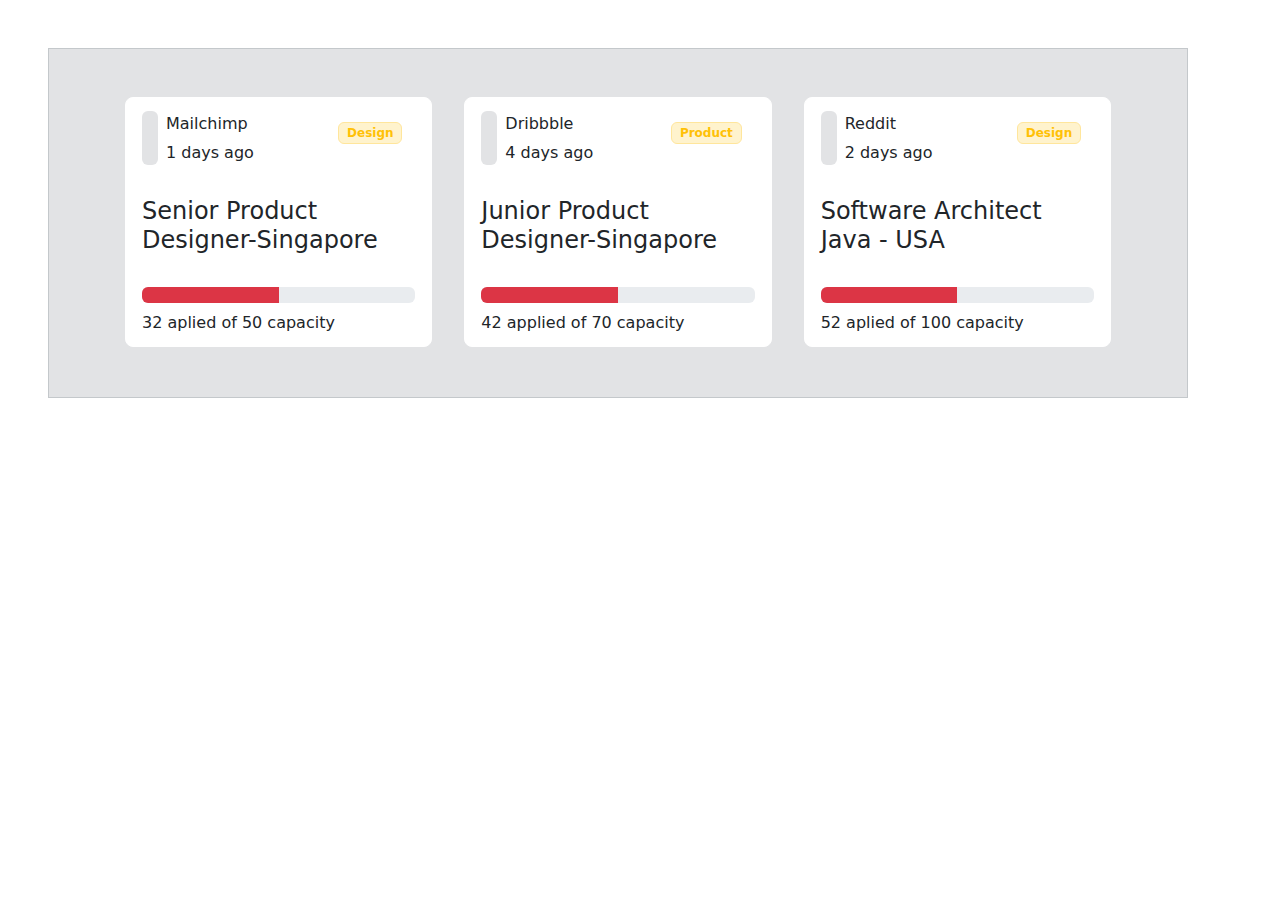
<file: Bootstrap/card.html>
<!DOCTYPE html>
<html lang="en">
<head>
    <meta charset="UTF-8">
    <meta name="viewport" content="width=device-width, initial-scale=1.0">
    <title>Document</title>
    <link href="https://cdn.jsdelivr.net/npm/bootstrap@5.3.3/dist/css/bootstrap.min.css" rel="stylesheet" integrity="sha384-QWTKZyjpPEjISv5WaRU9OFeRpok6YctnYmDr5pNlyT2bRjXh0JMhjY6hW+ALEwIH" crossorigin="anonymous">
    <link rel="stylesheet" href="https://cdnjs.cloudflare.com/ajax/libs/font-awesome/6.6.0/css/all.min.css" integrity="sha512-Kc323vGBEqzTmouAECnVceyQqyqdsSiqLQISBL29aUW4U/M7pSPA/gEUZQqv1cwx4OnYxTxve5UMg5GT6L4JJg==" crossorigin="anonymous" referrerpolicy="no-referrer" />
<body>
    <div class="container bg-secondary-subtle border border-secondary-subtle m-5" style="width: 100%; height: 350px;">
        <div class="row m-5">
            <!-- card-1 -->
            <div class="card-one bg-white border border-white rounded-3 p-3 col mx-3 d-flex flex-column gap-3" style="width: 250px; height: 250px;">
                <div class="header d-flex justify-content-between">
                    <div class="prsnl-info d-flex gap-2">
                        <div class="profile-img">
                            <i class="fa-brands fa-mailchimp fs-2 h-1 p-2 rounded-2 bg-secondary-subtle"></i>     
                        </div>
                        <div class="profile-info ">
                            <h6>Mailchimp</h6>
                            <p>1 days ago</p>
                        </div>
                    </div>
                    <div class="btn">
                        <button class="badge border border-warning-subtle bg-warning-subtle text-warning">Design</button>
                    </div>
                </div>

                <div class="main">
                    <h4>Senior Product Designer-Singapore</h4>
                </div>
                
                <div class="footer">
                    <div class="progress w-100 my-2" role="progressbar" aria-label="Danger example" aria-valuenow="100" aria-valuemin="0" aria-valuemax="100">
          <div class="progress-bar bg-danger" style="width: 50%"></div>
        </div>
                    <p>32 aplied of 50 capacity</p>
                </div>
            </div>


            <!-- card-2 -->
            <div class="card-two bg-white border border-white rounded-3 p-3 col mx-3 d-flex flex-column gap-3" style="width: 250px; height: 250px;">
                <div class="header d-flex justify-content-between">
                    <div class="prsnl-info d-flex gap-2">
                        <div class="profile-img">
                            <i class="fa-brands fa-dribbble fs-2 h-1 p-2 rounded-2 bg-secondary-subtle"></i>
                        </div>
    
                        <div class="profile-info ">
                            <h6>Dribbble</h6>
                            <p>4 days ago</p>
                        </div>
                    </div>
                    <div class="btn">
                        <button class="badge border border-warning-subtle bg-warning-subtle text-warning">Product</button>
                    </div>
                </div>

                <div class="main">
                    <h4>Junior Product Designer-Singapore</h4>
                </div>

                <div class="footer">
                    <div class="progress w-100 my-2" role="progressbar" aria-label="Danger example" aria-valuenow="100" aria-valuemin="0" aria-valuemax="100">
          <div class="progress-bar bg-danger" style="width: 50%"></div>
        </div>
                    <p>42 applied of 70 capacity</p>
                </div>
            </div>


            <!-- card-3 -->
            <div class="card-three bg-white border border-white rounded-3 p-3 col mx-3 d-flex flex-column gap-3" style="width: 250px; height: 250px;">
                <div class="header d-flex justify-content-between">
                    <div class="prsnl-info d-flex gap-2">
                        <div class="profile-img">
                            <i class="fa-brands fa-square-reddit fs-2 h-1 p-2 rounded-2 bg-secondary-subtle"></i>
                        </div>
                        <div class="profile-info ">
                            <h6>Reddit</h6>
                            <p>2 days ago</p>
                        </div>
                    </div>
                    <div class="btn">
                        <button class="badge border border-warning-subtle bg-warning-subtle text-warning">Design</button>
                    </div>
                </div>

                <div class="main">
                    <h4>Software Architect Java - USA</h4>
                </div>

                <div class="footer">
                    <div class="progress w-100 my-2" role="progressbar" aria-label="Danger example" aria-valuenow="100" aria-valuemin="0" aria-valuemax="100">
          <div class="progress-bar bg-danger" style="width: 50%"></div>
        </div>
                    <p>52 aplied of 100 capacity</p>
                </div>
            </div>
        </div>


    </div>
</body>
</html>
</file>
